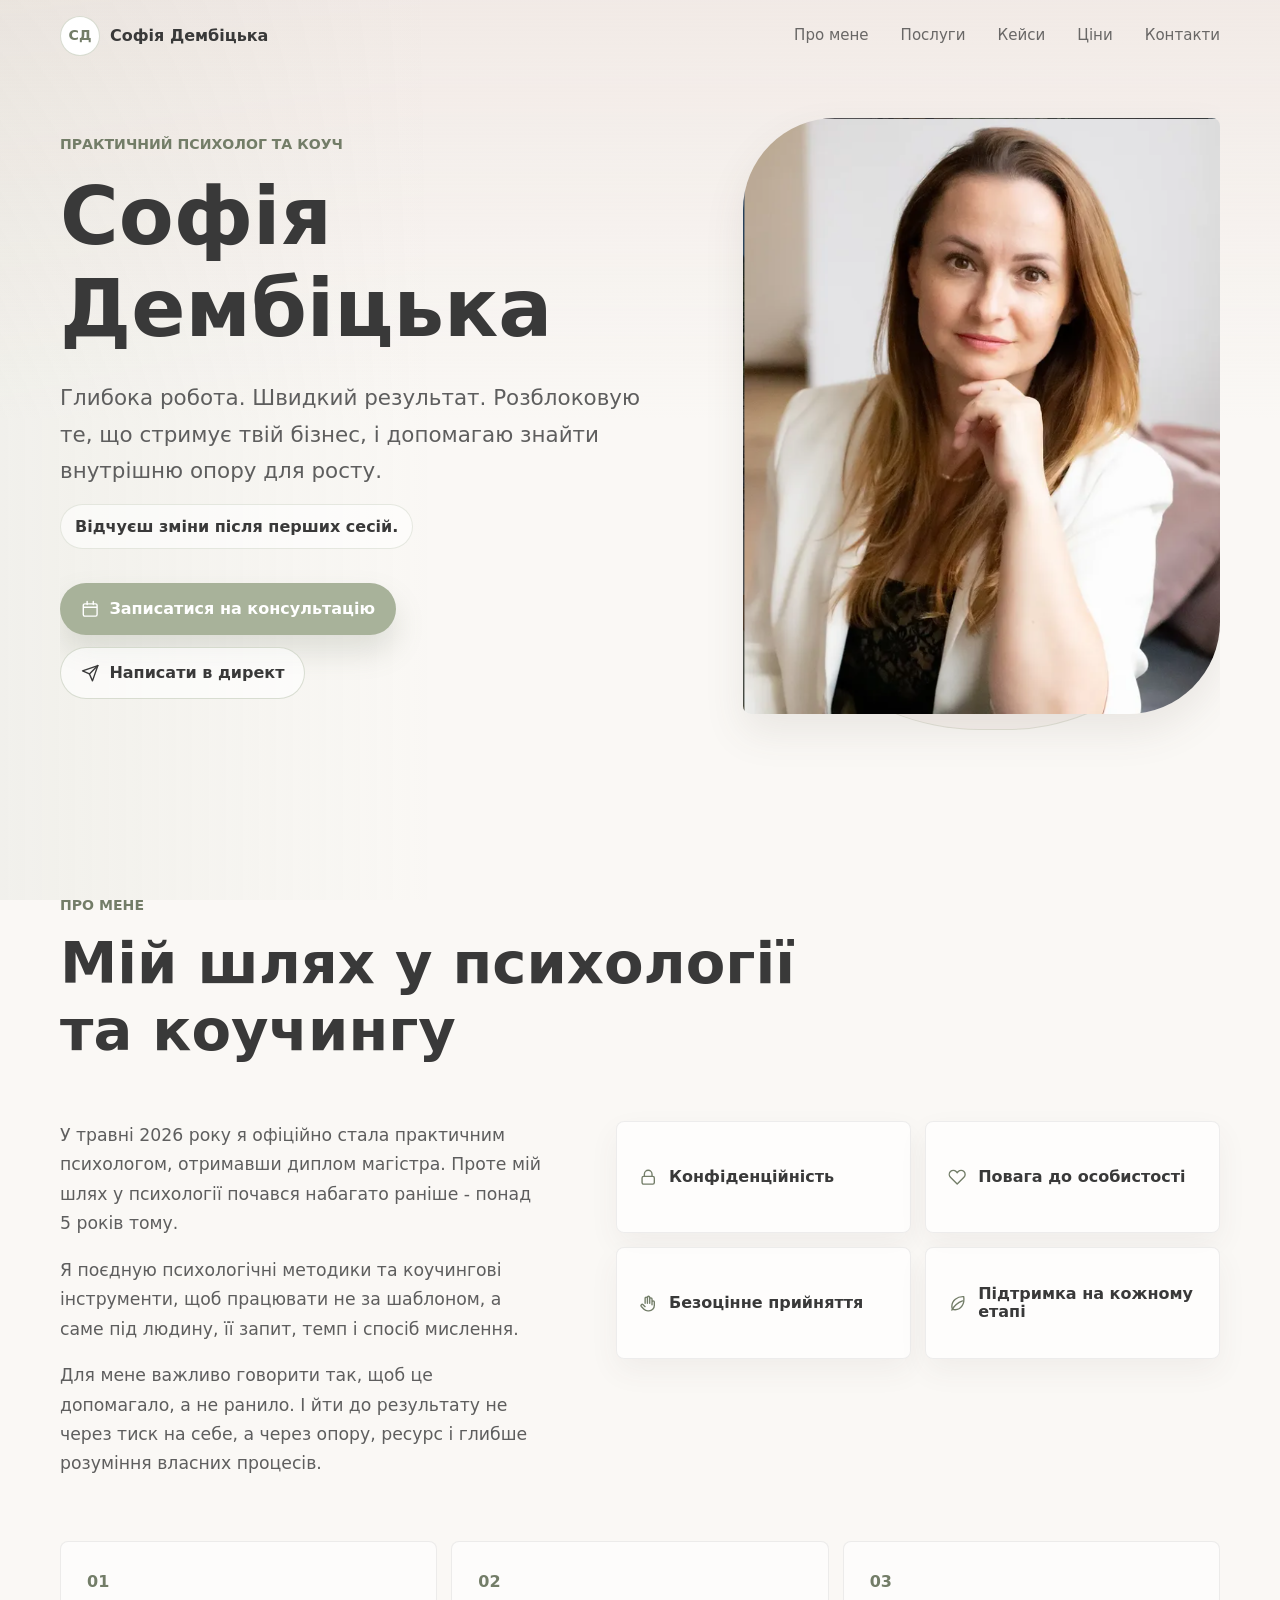
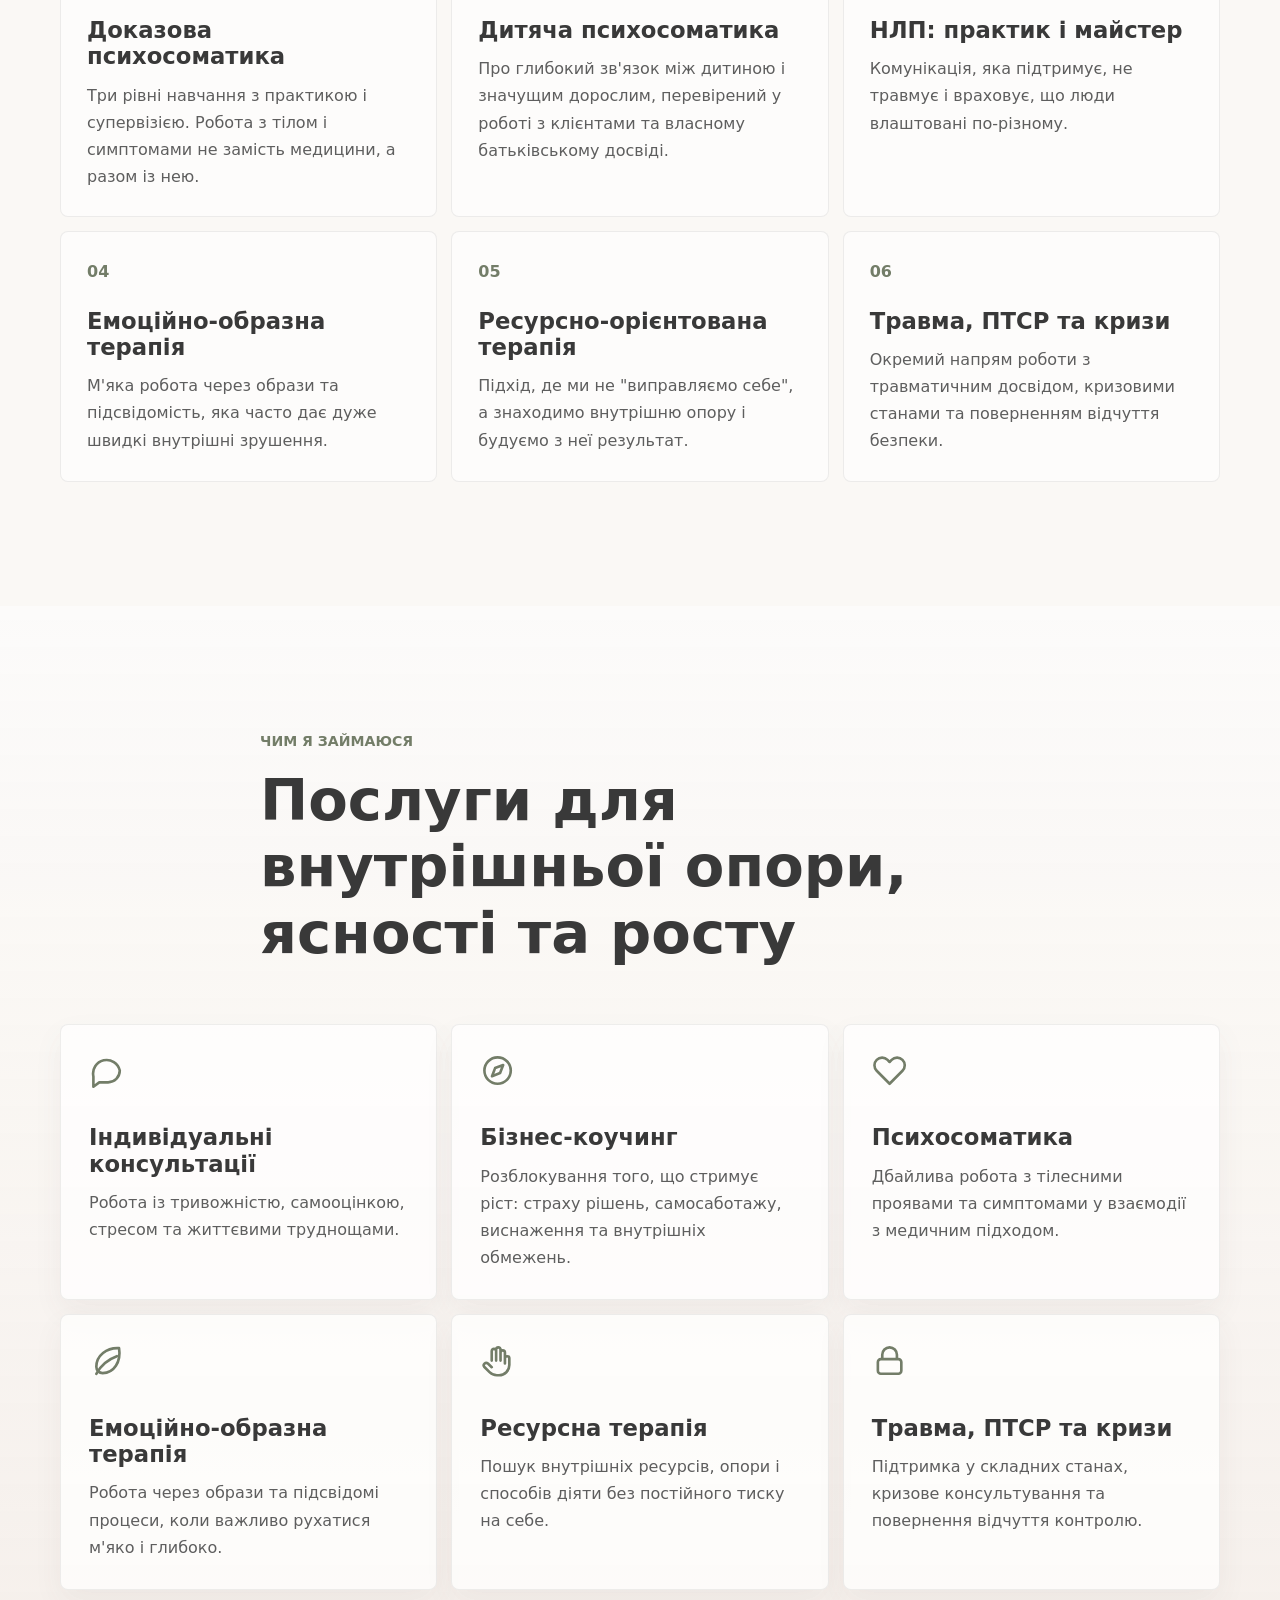
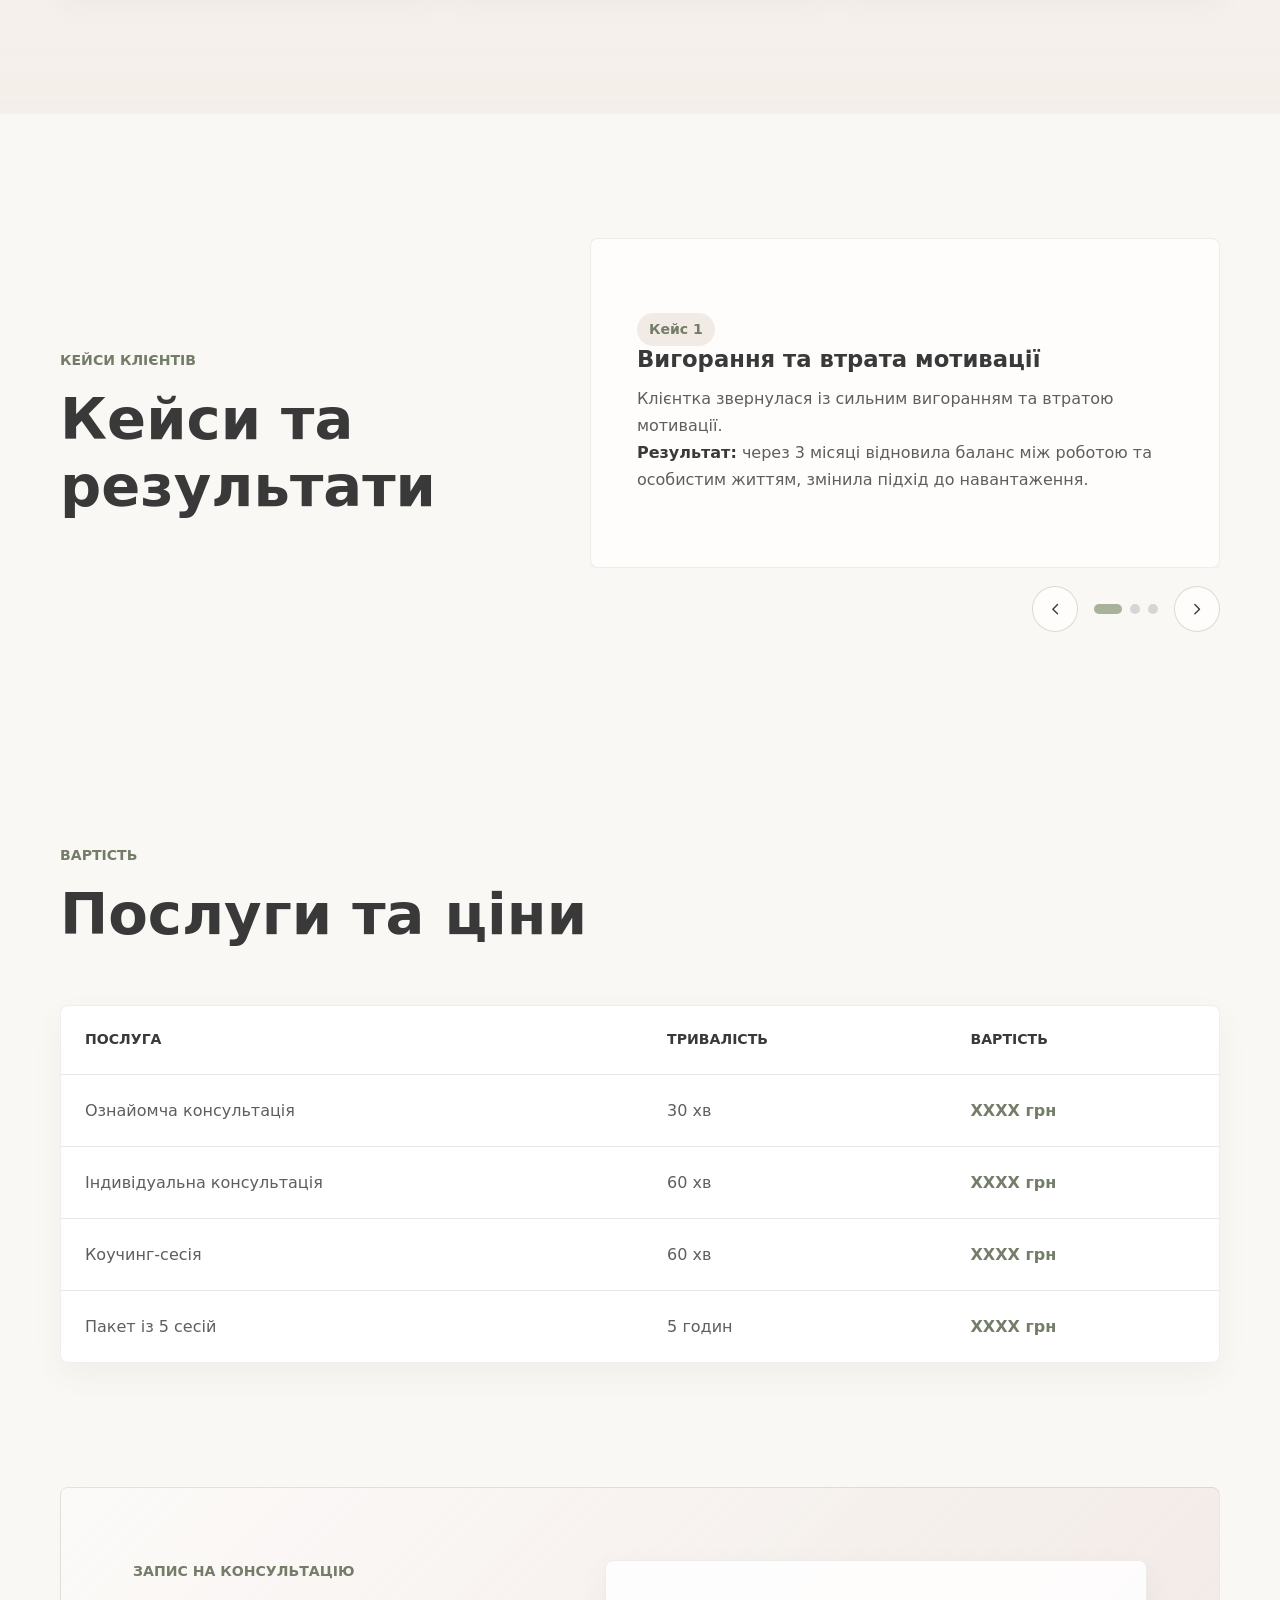
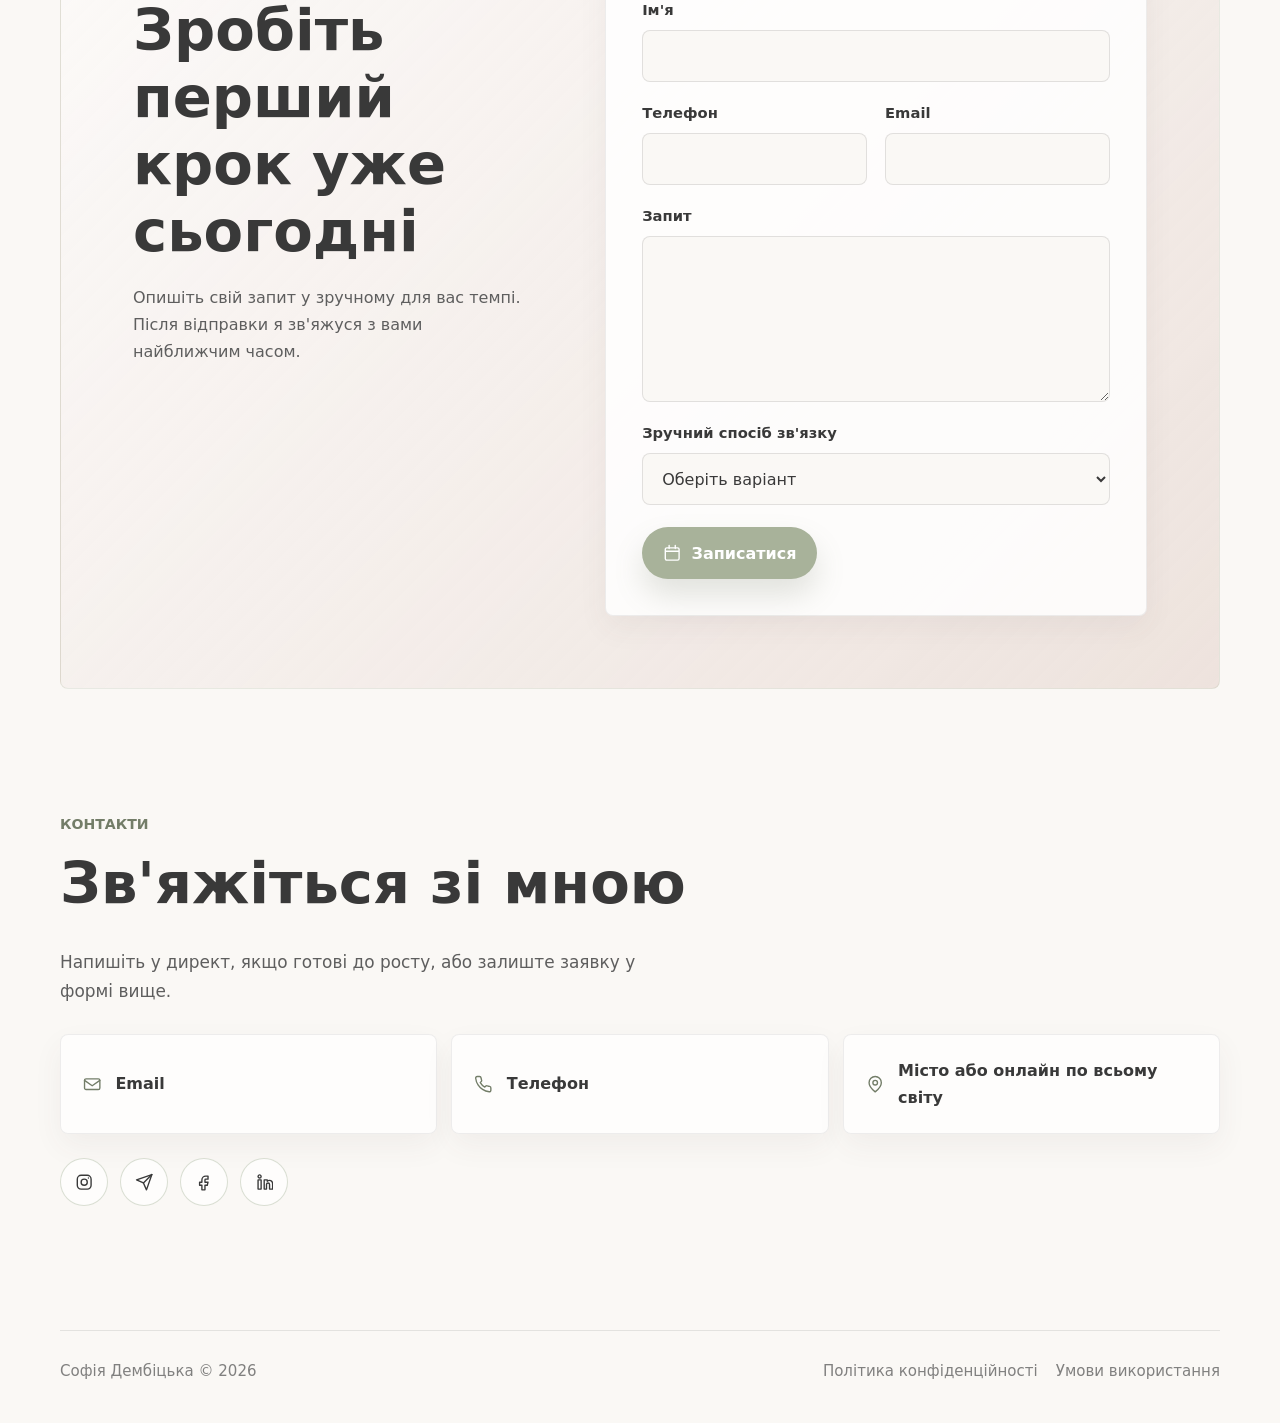
<file: index.html>
<!doctype html>
<html lang="uk">
  <head>
    <meta charset="utf-8" />
    <meta name="viewport" content="width=device-width, initial-scale=1" />
    <meta
      name="description"
      content="Софія Дембіцька - психолог та коуч. Індивідуальні консультації, коучинг, робота зі стосунками та особистісний розвиток."
    />
    <title>Софія Дембіцька | Психолог та коуч</title>
    <link rel="stylesheet" href="styles.css" />
  </head>
  <body>
    <svg class="sprite" aria-hidden="true">
      <symbol id="icon-calendar" viewBox="0 0 24 24">
        <path d="M8 2v4M16 2v4M3.5 9.5h17M5 5h14a2 2 0 0 1 2 2v12a2 2 0 0 1-2 2H5a2 2 0 0 1-2-2V7a2 2 0 0 1 2-2Z" />
      </symbol>
      <symbol id="icon-arrow" viewBox="0 0 24 24">
        <path d="M5 12h14M13 6l6 6-6 6" />
      </symbol>
      <symbol id="icon-chevron" viewBox="0 0 24 24">
        <path d="m9 18 6-6-6-6" />
      </symbol>
      <symbol id="icon-lock" viewBox="0 0 24 24">
        <path d="M7 11V8a5 5 0 0 1 10 0v3M6 11h12a2 2 0 0 1 2 2v6a2 2 0 0 1-2 2H6a2 2 0 0 1-2-2v-6a2 2 0 0 1 2-2Z" />
      </symbol>
      <symbol id="icon-heart" viewBox="0 0 24 24">
        <path d="M20.8 4.7a5.2 5.2 0 0 0-7.4 0L12 6.1l-1.4-1.4a5.2 5.2 0 0 0-7.4 7.4L12 21l8.8-8.9a5.2 5.2 0 0 0 0-7.4Z" />
      </symbol>
      <symbol id="icon-hand" viewBox="0 0 24 24">
        <path d="M8 12V5.5a1.5 1.5 0 0 1 3 0V12M11 11V4.5a1.5 1.5 0 0 1 3 0V12M14 11V6.5a1.5 1.5 0 0 1 3 0V14M17 10.5a1.5 1.5 0 0 1 3 0V15a7 7 0 0 1-7 7h-1.5a7 7 0 0 1-5-2.1L3 16.4a1.7 1.7 0 0 1 2.4-2.4L8 16.5" />
      </symbol>
      <symbol id="icon-leaf" viewBox="0 0 24 24">
        <path d="M20.5 3.5C12 3 5 8.5 5 16.2c0 2.4 1.9 4.3 4.3 4.3C17 20.5 22 12.9 20.5 3.5Z" />
        <path d="M5 21c3.4-6.4 8.2-9.9 14-12" />
      </symbol>
      <symbol id="icon-compass" viewBox="0 0 24 24">
        <circle cx="12" cy="12" r="9" />
        <path d="m15.8 8.2-2.1 5.5-5.5 2.1 2.1-5.5 5.5-2.1Z" />
      </symbol>
      <symbol id="icon-message" viewBox="0 0 24 24">
        <path d="M21 12a8 8 0 0 1-8 8H7l-4 3v-7a8 8 0 1 1 18-4Z" />
      </symbol>
      <symbol id="icon-mail" viewBox="0 0 24 24">
        <path d="M4 5h16a2 2 0 0 1 2 2v10a2 2 0 0 1-2 2H4a2 2 0 0 1-2-2V7a2 2 0 0 1 2-2Z" />
        <path d="m22 7-10 7L2 7" />
      </symbol>
      <symbol id="icon-phone" viewBox="0 0 24 24">
        <path d="M22 16.9v3a2 2 0 0 1-2.2 2 19.7 19.7 0 0 1-8.6-3.1 19.2 19.2 0 0 1-5.9-5.9A19.7 19.7 0 0 1 2.2 4.2 2 2 0 0 1 4.2 2h3a2 2 0 0 1 2 1.7c.1 1 .4 1.9.7 2.8a2 2 0 0 1-.4 2.1L8.2 9.9a16 16 0 0 0 5.9 5.9l1.3-1.3a2 2 0 0 1 2.1-.4c.9.3 1.8.6 2.8.7A2 2 0 0 1 22 16.9Z" />
      </symbol>
      <symbol id="icon-map" viewBox="0 0 24 24">
        <path d="M20 10c0 5.5-8 12-8 12S4 15.5 4 10a8 8 0 1 1 16 0Z" />
        <circle cx="12" cy="10" r="3" />
      </symbol>
      <symbol id="icon-instagram" viewBox="0 0 24 24">
        <rect x="3" y="3" width="18" height="18" rx="5" />
        <circle cx="12" cy="12" r="4" />
        <path d="M17.5 6.5h.01" />
      </symbol>
      <symbol id="icon-send" viewBox="0 0 24 24">
        <path d="m22 2-7 20-4-9-9-4 20-7Z" />
        <path d="M22 2 11 13" />
      </symbol>
      <symbol id="icon-facebook" viewBox="0 0 24 24">
        <path d="M14 8h3V4h-3a5 5 0 0 0-5 5v3H6v4h3v6h4v-6h3l1-4h-4V9a1 1 0 0 1 1-1Z" />
      </symbol>
      <symbol id="icon-linkedin" viewBox="0 0 24 24">
        <path d="M4 9h4v12H4zM6 6.5a2 2 0 1 0 0-4 2 2 0 0 0 0 4ZM12 9h4v1.8A4.2 4.2 0 0 1 23 14v7h-4v-6a2 2 0 0 0-4 0v6h-3Z" />
      </symbol>
    </svg>

    <header class="site-header" data-header>
      <a class="brand" href="#home" aria-label="На головну">
        <span class="brand-mark">СД</span>
        <span>Софія Дембіцька</span>
      </a>
      <nav class="main-nav" aria-label="Головна навігація">
        <a href="#about">Про мене</a>
        <a href="#services">Послуги</a>
        <a href="#cases">Кейси</a>
        <a href="#pricing">Ціни</a>
        <a href="#contact">Контакти</a>
      </nav>
    </header>

    <main id="home">
      <section class="hero">
        <div class="hero-copy">
          <p class="eyebrow">Практичний психолог та коуч</p>
          <h1>Софія Дембіцька</h1>
          <p class="hero-lead">
            Глибока робота. Швидкий результат. Розблоковую те, що стримує твій бізнес, і допомагаю знайти внутрішню опору для росту.
          </p>
          <p class="hero-note">Відчуєш зміни після перших сесій.</p>
          <div class="hero-actions" aria-label="Основні дії">
            <a class="button button-primary" href="#booking">
              <svg class="icon"><use href="#icon-calendar" /></svg>
              <span>Записатися на консультацію</span>
            </a>
            <a class="button button-secondary" href="#contact">
              <svg class="icon"><use href="#icon-send" /></svg>
              <span>Написати в директ</span>
            </a>
          </div>
        </div>
        <div class="hero-visual" aria-label="Портрет Софії Дембіцької">
          <img src="assets/sofia-dembitska-photo.png" alt="Софія Дембіцька, психолог та коуч" />
        </div>
      </section>

      <section class="section about-section reveal" id="about">
        <div class="section-heading">
          <p class="eyebrow">Про мене</p>
          <h2>Мій шлях у психології та коучингу</h2>
        </div>
        <div class="about-grid">
          <div class="about-copy">
            <p>
              У травні 2026 року я офіційно стала практичним психологом, отримавши диплом магістра. Проте мій шлях у психології почався набагато раніше - понад 5 років тому.
            </p>
            <p>
              Я поєдную психологічні методики та коучингові інструменти, щоб працювати не за шаблоном, а саме під людину, її запит, темп і спосіб мислення.
            </p>
            <p>
              Для мене важливо говорити так, щоб це допомагало, а не ранило. І йти до результату не через тиск на себе, а через опору, ресурс і глибше розуміння власних процесів.
            </p>
          </div>
          <div class="values" aria-label="Цінності">
            <article class="value-card">
              <svg class="icon"><use href="#icon-lock" /></svg>
              <h3>Конфіденційність</h3>
            </article>
            <article class="value-card">
              <svg class="icon"><use href="#icon-heart" /></svg>
              <h3>Повага до особистості</h3>
            </article>
            <article class="value-card">
              <svg class="icon"><use href="#icon-hand" /></svg>
              <h3>Безоцінне прийняття</h3>
            </article>
            <article class="value-card">
              <svg class="icon"><use href="#icon-leaf" /></svg>
              <h3>Підтримка на кожному етапі</h3>
            </article>
          </div>
        </div>
        <div class="education-path" aria-label="Професійний шлях">
          <article class="path-card">
            <span>01</span>
            <h3>Доказова психосоматика</h3>
            <p>Три рівні навчання з практикою і супервізією. Робота з тілом і симптомами не замість медицини, а разом із нею.</p>
          </article>
          <article class="path-card">
            <span>02</span>
            <h3>Дитяча психосоматика</h3>
            <p>Про глибокий зв'язок між дитиною і значущим дорослим, перевірений у роботі з клієнтами та власному батьківському досвіді.</p>
          </article>
          <article class="path-card">
            <span>03</span>
            <h3>НЛП: практик і майстер</h3>
            <p>Комунікація, яка підтримує, не травмує і враховує, що люди влаштовані по-різному.</p>
          </article>
          <article class="path-card">
            <span>04</span>
            <h3>Емоційно-образна терапія</h3>
            <p>М'яка робота через образи та підсвідомість, яка часто дає дуже швидкі внутрішні зрушення.</p>
          </article>
          <article class="path-card">
            <span>05</span>
            <h3>Ресурсно-орієнтована терапія</h3>
            <p>Підхід, де ми не "виправляємо себе", а знаходимо внутрішню опору і будуємо з неї результат.</p>
          </article>
          <article class="path-card">
            <span>06</span>
            <h3>Травма, ПТСР та кризи</h3>
            <p>Окремий напрям роботи з травматичним досвідом, кризовими станами та поверненням відчуття безпеки.</p>
          </article>
        </div>
      </section>

      <section class="section services-section reveal" id="services">
        <div class="section-heading">
          <p class="eyebrow">Чим я займаюся</p>
          <h2>Послуги для внутрішньої опори, ясності та росту</h2>
        </div>
        <div class="services-grid">
          <article class="service-card">
            <svg class="icon service-icon"><use href="#icon-message" /></svg>
            <h3>Індивідуальні консультації</h3>
            <p>Робота із тривожністю, самооцінкою, стресом та життєвими труднощами.</p>
          </article>
          <article class="service-card">
            <svg class="icon service-icon"><use href="#icon-compass" /></svg>
            <h3>Бізнес-коучинг</h3>
            <p>Розблокування того, що стримує ріст: страху рішень, самосаботажу, виснаження та внутрішніх обмежень.</p>
          </article>
          <article class="service-card">
            <svg class="icon service-icon"><use href="#icon-heart" /></svg>
            <h3>Психосоматика</h3>
            <p>Дбайлива робота з тілесними проявами та симптомами у взаємодії з медичним підходом.</p>
          </article>
          <article class="service-card">
            <svg class="icon service-icon"><use href="#icon-leaf" /></svg>
            <h3>Емоційно-образна терапія</h3>
            <p>Робота через образи та підсвідомі процеси, коли важливо рухатися м'яко і глибоко.</p>
          </article>
          <article class="service-card">
            <svg class="icon service-icon"><use href="#icon-hand" /></svg>
            <h3>Ресурсна терапія</h3>
            <p>Пошук внутрішніх ресурсів, опори і способів діяти без постійного тиску на себе.</p>
          </article>
          <article class="service-card">
            <svg class="icon service-icon"><use href="#icon-lock" /></svg>
            <h3>Травма, ПТСР та кризи</h3>
            <p>Підтримка у складних станах, кризове консультування та повернення відчуття контролю.</p>
          </article>
        </div>
      </section>

      <section class="section cases-section reveal" id="cases">
        <div class="section-heading">
          <p class="eyebrow">Кейси клієнтів</p>
          <h2>Кейси та результати</h2>
        </div>
        <div class="case-slider" data-slider>
          <div class="case-slides" aria-live="polite">
            <article class="case-card is-active" data-slide>
              <p class="case-number">Кейс 1</p>
              <h3>Вигорання та втрата мотивації</h3>
              <p>Клієнтка звернулася із сильним вигоранням та втратою мотивації.</p>
              <p><strong>Результат:</strong> через 3 місяці відновила баланс між роботою та особистим життям, змінила підхід до навантаження.</p>
            </article>
            <article class="case-card" data-slide>
              <p class="case-number">Кейс 2</p>
              <h3>Низька самооцінка та страх рішень</h3>
              <p>Проблема низької самооцінки та страху приймати рішення.</p>
              <p><strong>Результат:</strong> впевненість у власних діях та нова професійна реалізація.</p>
            </article>
            <article class="case-card" data-slide>
              <p class="case-number">Кейс 3</p>
              <h3>Тривожність та емоційна нестабільність</h3>
              <p>Постійна тривожність та емоційна нестабільність.</p>
              <p><strong>Результат:</strong> сформовані навички саморегуляції та відчуття контролю над життям.</p>
            </article>
          </div>
          <div class="slider-controls">
            <button class="icon-button" type="button" data-prev aria-label="Попередній кейс">
              <svg class="icon icon-rotate"><use href="#icon-chevron" /></svg>
            </button>
            <div class="slider-dots" role="tablist" aria-label="Перемикач кейсів">
              <button class="dot is-active" type="button" data-dot="0" aria-label="Показати кейс 1"></button>
              <button class="dot" type="button" data-dot="1" aria-label="Показати кейс 2"></button>
              <button class="dot" type="button" data-dot="2" aria-label="Показати кейс 3"></button>
            </div>
            <button class="icon-button" type="button" data-next aria-label="Наступний кейс">
              <svg class="icon"><use href="#icon-chevron" /></svg>
            </button>
          </div>
        </div>
      </section>

      <section class="section pricing-section reveal" id="pricing">
        <div class="section-heading">
          <p class="eyebrow">Вартість</p>
          <h2>Послуги та ціни</h2>
        </div>
        <div class="price-table-wrap">
          <table class="price-table">
            <thead>
              <tr>
                <th scope="col">Послуга</th>
                <th scope="col">Тривалість</th>
                <th scope="col">Вартість</th>
              </tr>
            </thead>
            <tbody>
              <tr>
                <td>Ознайомча консультація</td>
                <td>30 хв</td>
                <td>XXXX грн</td>
              </tr>
              <tr>
                <td>Індивідуальна консультація</td>
                <td>60 хв</td>
                <td>XXXX грн</td>
              </tr>
              <tr>
                <td>Коучинг-сесія</td>
                <td>60 хв</td>
                <td>XXXX грн</td>
              </tr>
              <tr>
                <td>Пакет із 5 сесій</td>
                <td>5 годин</td>
                <td>XXXX грн</td>
              </tr>
            </tbody>
          </table>
        </div>
      </section>

      <section class="booking-section reveal" id="booking">
        <div class="booking-copy">
          <p class="eyebrow">Запис на консультацію</p>
          <h2>Зробіть перший крок уже сьогодні</h2>
          <p>
            Опишіть свій запит у зручному для вас темпі. Після відправки я зв'яжуся з вами найближчим часом.
          </p>
        </div>
        <form class="booking-form" data-form>
          <label>
            <span>Ім'я</span>
            <input type="text" name="name" autocomplete="name" required />
          </label>
          <div class="form-row">
            <label>
              <span>Телефон</span>
              <input type="tel" name="phone" autocomplete="tel" required />
            </label>
            <label>
              <span>Email</span>
              <input type="email" name="email" autocomplete="email" required />
            </label>
          </div>
          <label>
            <span>Запит</span>
            <textarea name="request" rows="5" required></textarea>
          </label>
          <label>
            <span>Зручний спосіб зв'язку</span>
            <select name="contactMethod" required>
              <option value="" selected disabled>Оберіть варіант</option>
              <option>Телефон</option>
              <option>Email</option>
              <option>Telegram</option>
            </select>
          </label>
          <button class="button button-primary form-button" type="submit">
            <svg class="icon"><use href="#icon-calendar" /></svg>
            <span>Записатися</span>
          </button>
          <p class="form-message" data-form-message role="status">
            Дякую за звернення. Я зв'яжуся з вами найближчим часом.
          </p>
        </form>
      </section>

      <section class="section contact-section reveal" id="contact">
        <div class="section-heading">
          <p class="eyebrow">Контакти</p>
          <h2>Зв'яжіться зі мною</h2>
        </div>
        <p class="contact-lead">Напишіть у директ, якщо готові до росту, або залиште заявку у формі вище.</p>
        <div class="contact-grid">
          <a class="contact-item" href="mailto:hello@example.com">
            <svg class="icon"><use href="#icon-mail" /></svg>
            <span>Email</span>
          </a>
          <a class="contact-item" href="tel:+380000000000">
            <svg class="icon"><use href="#icon-phone" /></svg>
            <span>Телефон</span>
          </a>
          <div class="contact-item">
            <svg class="icon"><use href="#icon-map" /></svg>
            <span>Місто або онлайн по всьому світу</span>
          </div>
        </div>
        <div class="socials" aria-label="Соціальні мережі">
          <a class="social-link" href="#" aria-label="Instagram">
            <svg class="icon"><use href="#icon-instagram" /></svg>
          </a>
          <a class="social-link" href="#" aria-label="Telegram">
            <svg class="icon"><use href="#icon-send" /></svg>
          </a>
          <a class="social-link" href="#" aria-label="Facebook">
            <svg class="icon"><use href="#icon-facebook" /></svg>
          </a>
          <a class="social-link" href="#" aria-label="LinkedIn">
            <svg class="icon"><use href="#icon-linkedin" /></svg>
          </a>
        </div>
      </section>
    </main>

    <footer class="site-footer">
      <p>Софія Дембіцька © 2026</p>
      <div class="footer-links">
        <a href="#">Політика конфіденційності</a>
        <a href="#">Умови використання</a>
      </div>
    </footer>

    <script src="script.js"></script>
  </body>
</html>
</file>
<file: styles.css>
:root {
  --milk: #faf8f5;
  --beige: #f2eae4;
  --rose: #e8dad5;
  --text: #5e5e5e;
  --heading: #393939;
  --olive: #a8b29a;
  --olive-dark: #737d68;
  --white: #ffffff;
  --line: rgba(94, 94, 94, 0.14);
  --shadow: 0 18px 40px rgba(84, 75, 68, 0.1);
  --max-width: 1160px;
}

* {
  box-sizing: border-box;
}

html {
  scroll-behavior: smooth;
}

body {
  margin: 0;
  background: var(--milk);
  color: var(--text);
  font-family: "Segoe UI", system-ui, -apple-system, BlinkMacSystemFont, sans-serif;
  font-size: 16px;
  line-height: 1.7;
  letter-spacing: 0;
}

body::before {
  position: fixed;
  inset: 0;
  z-index: -1;
  pointer-events: none;
  content: "";
  background:
    linear-gradient(90deg, rgba(168, 178, 154, 0.1), transparent 34%),
    linear-gradient(180deg, rgba(232, 218, 213, 0.46), transparent 420px);
}

img {
  display: block;
  max-width: 100%;
}

a {
  color: inherit;
  text-decoration: none;
}

button,
input,
textarea,
select {
  font: inherit;
  letter-spacing: 0;
}

button {
  cursor: pointer;
}

:focus-visible {
  outline: 3px solid rgba(168, 178, 154, 0.7);
  outline-offset: 4px;
}

::selection {
  background: var(--rose);
  color: var(--heading);
}

.sprite {
  position: absolute;
  width: 0;
  height: 0;
  overflow: hidden;
}

.icon {
  width: 1.15rem;
  height: 1.15rem;
  flex: 0 0 auto;
  fill: none;
  stroke: currentColor;
  stroke-width: 1.8;
  stroke-linecap: round;
  stroke-linejoin: round;
}

.site-header {
  position: sticky;
  top: 0;
  z-index: 20;
  display: flex;
  align-items: center;
  justify-content: space-between;
  gap: 24px;
  width: min(100% - 40px, var(--max-width));
  min-height: 72px;
  margin: 0 auto;
  padding: 12px 0;
  color: var(--heading);
  transition: background 220ms ease, box-shadow 220ms ease, padding 220ms ease;
}

.site-header.is-scrolled {
  width: 100%;
  padding: 10px max(20px, calc((100vw - var(--max-width)) / 2));
  background: rgba(250, 248, 245, 0.9);
  box-shadow: 0 10px 28px rgba(73, 64, 58, 0.08);
  backdrop-filter: blur(16px);
}

.brand,
.main-nav,
.hero-actions,
.button,
.value-card,
.contact-item,
.socials,
.slider-controls {
  display: flex;
  align-items: center;
}

.brand {
  gap: 10px;
  min-width: max-content;
  font-weight: 650;
}

.brand-mark {
  display: grid;
  width: 40px;
  height: 40px;
  place-items: center;
  border: 1px solid rgba(168, 178, 154, 0.45);
  border-radius: 50%;
  background: var(--white);
  color: var(--olive-dark);
  font-size: 0.88rem;
}

.main-nav {
  gap: clamp(14px, 3vw, 32px);
  font-size: 0.94rem;
  color: rgba(57, 57, 57, 0.74);
}

.main-nav a {
  position: relative;
  padding: 8px 0;
}

.main-nav a::after {
  position: absolute;
  right: 0;
  bottom: 4px;
  left: 0;
  height: 1px;
  content: "";
  background: var(--olive);
  transform: scaleX(0);
  transform-origin: center;
  transition: transform 180ms ease;
}

.main-nav a:hover::after,
.main-nav a:focus-visible::after {
  transform: scaleX(1);
}

.hero {
  position: relative;
  display: grid;
  grid-template-columns: minmax(0, 0.92fr) minmax(320px, 0.74fr);
  gap: clamp(36px, 7vw, 92px);
  align-items: center;
  width: min(100% - 40px, var(--max-width));
  min-height: clamp(500px, 62vh, 620px);
  margin: 0 auto;
  padding: clamp(30px, 4vw, 46px) 0 clamp(42px, 5vw, 56px);
  overflow: hidden;
}

.hero::after {
  position: absolute;
  right: 0;
  bottom: 40px;
  z-index: -1;
  width: min(43vw, 470px);
  height: min(43vw, 470px);
  content: "";
  border: 1px solid rgba(168, 178, 154, 0.28);
  border-radius: 42% 58% 48% 52%;
  background: rgba(242, 234, 228, 0.55);
}

.hero-copy {
  max-width: 660px;
  animation: fade-up 700ms ease both;
}

.eyebrow {
  margin: 0 0 14px;
  color: var(--olive-dark);
  font-size: 0.88rem;
  font-weight: 700;
  letter-spacing: 0;
  text-transform: uppercase;
}

h1,
h2,
h3,
p {
  margin-top: 0;
}

h1,
h2,
h3 {
  color: var(--heading);
  line-height: 1.16;
  font-weight: 650;
}

h1 {
  max-width: 8.5em;
  margin-bottom: 24px;
  font-size: clamp(3.05rem, 6.4vw, 5rem);
}

h2 {
  margin-bottom: 0;
  font-size: clamp(2.15rem, 4.5vw, 4.1rem);
}

h3 {
  margin-bottom: 12px;
  font-size: clamp(1.16rem, 2vw, 1.42rem);
}

.hero-lead {
  max-width: 620px;
  margin-bottom: 14px;
  font-size: clamp(1.08rem, 2vw, 1.34rem);
}

.hero-note {
  width: fit-content;
  margin-bottom: 34px;
  padding: 8px 14px;
  border: 1px solid rgba(168, 178, 154, 0.28);
  border-radius: 999px;
  background: rgba(255, 255, 255, 0.58);
  color: var(--heading);
  font-weight: 650;
}

.hero-actions {
  gap: 12px;
  flex-wrap: wrap;
}

.button {
  justify-content: center;
  gap: 10px;
  min-height: 52px;
  padding: 13px 20px;
  border: 1px solid transparent;
  border-radius: 999px;
  font-weight: 650;
  line-height: 1.2;
  transition: transform 180ms ease, box-shadow 180ms ease, background 180ms ease, border-color 180ms ease;
}

.button:hover {
  transform: translateY(-2px);
}

.button-primary {
  background: var(--olive);
  color: var(--white);
  box-shadow: 0 16px 30px rgba(115, 125, 104, 0.2);
}

.button-primary:hover {
  background: var(--olive-dark);
}

.button-secondary {
  border-color: rgba(168, 178, 154, 0.42);
  background: rgba(255, 255, 255, 0.62);
  color: var(--heading);
}

.hero-visual {
  position: relative;
  display: flex;
  justify-content: center;
  align-items: center;
}

.hero-visual img {
  width: auto;
  max-width: 100%;
  max-height: 650px;
  height: auto;
  display: block;
  border-radius: 92px 8px 92px 8px;
  box-shadow: var(--shadow);
}
.section,
.booking-section {
  width: min(100% - 40px, var(--max-width));
  margin: 0 auto;
}

.section {
  padding: clamp(72px, 11vw, 124px) 0;
}

.section-heading {
  max-width: 760px;
  margin-bottom: clamp(32px, 5vw, 56px);
}

.about-grid {
  display: grid;
  grid-template-columns: minmax(0, 0.8fr) minmax(360px, 1fr);
  gap: clamp(32px, 6vw, 72px);
  align-items: start;
}

.about-copy {
  max-width: 640px;
  font-size: 1.08rem;
}

.about-copy p:last-child,
.booking-copy p:last-child {
  margin-bottom: 0;
}

.values,
.education-path,
.services-grid,
.contact-grid {
  display: grid;
  gap: 14px;
}

.values {
  grid-template-columns: repeat(2, minmax(0, 1fr));
}

.value-card,
.service-card,
.case-card,
.price-table-wrap,
.booking-form,
.contact-item {
  border: 1px solid rgba(94, 94, 94, 0.1);
  border-radius: 8px;
  background: rgba(255, 255, 255, 0.72);
  box-shadow: 0 12px 30px rgba(84, 75, 68, 0.06);
}

.value-card {
  gap: 12px;
  min-height: 112px;
  padding: 22px;
}

.value-card .icon {
  color: var(--olive-dark);
}

.value-card h3 {
  margin: 0;
  font-size: 1rem;
}

.education-path {
  grid-template-columns: repeat(3, minmax(0, 1fr));
  margin-top: clamp(32px, 6vw, 62px);
}

.path-card {
  min-height: 230px;
  padding: 26px;
  border: 1px solid rgba(94, 94, 94, 0.1);
  border-radius: 8px;
  background: rgba(255, 255, 255, 0.58);
}

.path-card span {
  display: inline-block;
  margin-bottom: 22px;
  color: var(--olive-dark);
  font-weight: 800;
}

.path-card p {
  margin-bottom: 0;
}

.services-section {
  width: 100%;
  max-width: none;
  padding-right: max(20px, calc((100vw - var(--max-width)) / 2));
  padding-left: max(20px, calc((100vw - var(--max-width)) / 2));
  background: linear-gradient(180deg, rgba(255, 255, 255, 0.46), rgba(242, 234, 228, 0.62));
}

.services-section .section-heading,
.services-grid {
  width: min(100%, var(--max-width));
  margin-right: auto;
  margin-left: auto;
}

.services-grid {
  grid-template-columns: repeat(3, minmax(0, 1fr));
}

.service-card {
  min-height: 250px;
  padding: 28px;
  transition: transform 180ms ease, box-shadow 180ms ease, border-color 180ms ease;
}

.service-card:hover {
  transform: translateY(-4px);
  border-color: rgba(168, 178, 154, 0.34);
  box-shadow: var(--shadow);
}

.service-icon {
  width: 2.2rem;
  height: 2.2rem;
  margin-bottom: 28px;
  color: var(--olive-dark);
}

.service-card p,
.case-card p {
  margin-bottom: 0;
}

.cases-section {
  display: grid;
  grid-template-columns: minmax(0, 0.62fr) minmax(420px, 0.88fr);
  gap: clamp(34px, 7vw, 86px);
  align-items: center;
}

.cases-section .section-heading {
  margin-bottom: 0;
}

.case-slider {
  position: relative;
}

.case-slides {
  position: relative;
  min-height: 330px;
  overflow: hidden;
}

.case-card {
  position: absolute;
  inset: 0;
  display: flex;
  flex-direction: column;
  justify-content: center;
  padding: clamp(28px, 4vw, 46px);
  opacity: 0;
  visibility: hidden;
  transform: translateX(18px);
  transition: opacity 260ms ease, transform 260ms ease, visibility 260ms ease;
}

.case-card.is-active {
  opacity: 1;
  visibility: visible;
  transform: translateX(0);
}

.case-number {
  width: fit-content;
  margin-bottom: 18px;
  padding: 5px 12px;
  border-radius: 999px;
  background: var(--beige);
  color: var(--olive-dark);
  font-size: 0.88rem;
  font-weight: 700;
}

.case-card strong {
  color: var(--heading);
}

.slider-controls {
  justify-content: flex-end;
  gap: 16px;
  margin-top: 18px;
}

.icon-button {
  display: grid;
  width: 46px;
  height: 46px;
  place-items: center;
  border: 1px solid rgba(168, 178, 154, 0.44);
  border-radius: 50%;
  background: rgba(255, 255, 255, 0.72);
  color: var(--heading);
  transition: background 180ms ease, transform 180ms ease;
}

.icon-button:hover {
  background: var(--olive);
  color: var(--white);
  transform: translateY(-2px);
}

.icon-rotate {
  transform: rotate(180deg);
}

.slider-dots {
  display: flex;
  align-items: center;
  gap: 8px;
}

.dot {
  width: 10px;
  height: 10px;
  padding: 0;
  border: 0;
  border-radius: 50%;
  background: rgba(94, 94, 94, 0.22);
}

.dot.is-active {
  width: 28px;
  border-radius: 999px;
  background: var(--olive);
}

.pricing-section {
  padding-top: clamp(40px, 7vw, 88px);
}

.price-table-wrap {
  overflow-x: auto;
  background: var(--white);
}

.price-table {
  width: 100%;
  min-width: 680px;
  border-collapse: collapse;
}

.price-table th,
.price-table td {
  padding: 22px 24px;
  border-bottom: 1px solid var(--line);
  text-align: left;
}

.price-table th {
  color: var(--heading);
  font-size: 0.88rem;
  text-transform: uppercase;
}

.price-table tr:last-child td {
  border-bottom: 0;
}

.price-table td:last-child {
  color: var(--olive-dark);
  font-weight: 700;
}

.booking-section {
  display: grid;
  grid-template-columns: minmax(0, 0.72fr) minmax(420px, 1fr);
  gap: clamp(34px, 7vw, 82px);
  align-items: start;
  margin-bottom: clamp(72px, 10vw, 124px);
  padding: clamp(38px, 6vw, 72px);
  border: 1px solid rgba(168, 178, 154, 0.24);
  border-radius: 8px;
  background:
    linear-gradient(135deg, rgba(255, 255, 255, 0.78), rgba(232, 218, 213, 0.44)),
    var(--beige);
}

.booking-copy {
  position: sticky;
  top: 108px;
}

.booking-copy h2 {
  margin-bottom: 18px;
}

.booking-form {
  display: grid;
  gap: 18px;
  padding: clamp(24px, 4vw, 36px);
  background: rgba(255, 255, 255, 0.84);
}

.form-row {
  display: grid;
  grid-template-columns: repeat(2, minmax(0, 1fr));
  gap: 18px;
}

label {
  display: grid;
  gap: 8px;
}

label span {
  color: var(--heading);
  font-size: 0.92rem;
  font-weight: 650;
}

input,
textarea,
select {
  width: 100%;
  border: 1px solid rgba(94, 94, 94, 0.16);
  border-radius: 8px;
  background: var(--milk);
  color: var(--heading);
  transition: border-color 160ms ease, background 160ms ease, box-shadow 160ms ease;
}

input,
select {
  min-height: 52px;
  padding: 0 15px;
}

textarea {
  min-height: 132px;
  resize: vertical;
  padding: 14px 15px;
}

input:focus,
textarea:focus,
select:focus {
  border-color: var(--olive);
  background: var(--white);
  box-shadow: 0 0 0 4px rgba(168, 178, 154, 0.16);
  outline: none;
}

.form-button {
  width: fit-content;
  margin-top: 4px;
}

.form-message {
  display: none;
  margin: 0;
  padding: 14px 16px;
  border: 1px solid rgba(168, 178, 154, 0.38);
  border-radius: 8px;
  background: rgba(168, 178, 154, 0.16);
  color: var(--heading);
  font-weight: 600;
}

.form-message.is-visible {
  display: block;
}

.contact-section {
  padding-top: 0;
}

.contact-lead {
  max-width: 580px;
  margin-top: -26px;
  margin-bottom: 28px;
  font-size: 1.06rem;
}

.contact-grid {
  grid-template-columns: repeat(3, minmax(0, 1fr));
  margin-bottom: 24px;
}

.contact-item {
  gap: 14px;
  min-height: 88px;
  padding: 22px;
  color: var(--heading);
  font-weight: 650;
}

.contact-item .icon {
  color: var(--olive-dark);
}

.socials {
  gap: 12px;
}

.social-link {
  display: grid;
  width: 48px;
  height: 48px;
  place-items: center;
  border: 1px solid rgba(168, 178, 154, 0.42);
  border-radius: 50%;
  background: rgba(255, 255, 255, 0.72);
  color: var(--heading);
  transition: background 180ms ease, color 180ms ease, transform 180ms ease;
}

.social-link:hover {
  background: var(--olive);
  color: var(--white);
  transform: translateY(-2px);
}

.site-footer {
  display: flex;
  justify-content: space-between;
  gap: 20px;
  width: min(100% - 40px, var(--max-width));
  margin: 0 auto;
  padding: 28px 0 38px;
  border-top: 1px solid var(--line);
  color: rgba(94, 94, 94, 0.78);
  font-size: 0.94rem;
}

.site-footer p {
  margin: 0;
}

.footer-links {
  display: flex;
  gap: 18px;
  flex-wrap: wrap;
}

.footer-links a:hover {
  color: var(--heading);
}

.reveal {
  opacity: 0;
  transform: translateY(22px);
  transition: opacity 620ms ease, transform 620ms ease;
}

.reveal.is-visible {
  opacity: 1;
  transform: translateY(0);
}

@keyframes fade-up {
  from {
    opacity: 0;
    transform: translateY(18px);
  }
  to {
    opacity: 1;
    transform: translateY(0);
  }
}

@keyframes fade-in {
  from {
    opacity: 0;
  }
  to {
    opacity: 1;
  }
}

@media (max-width: 1020px) {
  .hero,
  .about-grid,
  .cases-section,
  .booking-section {
    grid-template-columns: 1fr;
  }

  .hero {
    min-height: auto;
    padding-top: 36px;
  }

  .hero-copy {
    max-width: 760px;
  }

  .hero-visual {
    height: auto;
  }

  .hero-visual img {
    width: 100%;
    max-width: 420px;
    height: auto;
  }

  .education-path,
  .services-grid {
    grid-template-columns: repeat(2, minmax(0, 1fr));
  }

  .booking-copy {
    position: static;
  }
}

@media (max-width: 720px) {
  body {
    font-size: 15px;
  }

  .site-header,
  .section,
  .hero,
  .booking-section,
  .site-footer {
    width: min(100% - 28px, var(--max-width));
  }

  .site-header.is-scrolled {
    padding-right: 14px;
    padding-left: 14px;
  }

  .brand span:last-child {
    display: none;
  }

  .hero {
    gap: 18px;
    padding-top: 24px;
    padding-bottom: 28px;
  }

  h1 {
    max-width: 9em;
    font-size: clamp(2.45rem, 12.4vw, 3.2rem);
  }

  h2 {
    font-size: clamp(2rem, 10vw, 3rem);
  }

  .button {
    width: 100%;
    min-height: 54px;
  }

  .hero-lead {
    margin-bottom: 10px;
    font-size: 1.04rem;
  }

  .hero-note {
    margin-bottom: 22px;
    font-size: 0.95rem;
  }
  
.hero-visual {
  width: 100%;
  justify-content: center;
  align-items: center;
}

.hero-visual img {
  width: 100%;
  max-width: 360px;
  height: auto;
  display: block;
  margin: 0 auto;
  border-radius: 46px 8px 46px 8px;
}
  .values,
  .education-path,
  .services-grid,
  .contact-grid,
  .form-row {
    grid-template-columns: 1fr;
  }

  .service-card {
    min-height: auto;
  }

  .case-slides {
    min-height: 430px;
  }

  .slider-controls {
    justify-content: center;
  }

  .booking-section {
    padding: 28px 18px;
  }

  .form-button {
    width: 100%;
  }

  .site-footer {
    flex-direction: column;
  }
}

@media (max-width: 430px) {
  .case-slides {
    min-height: 490px;
  }

  .price-table {
    min-width: 590px;
  }
}

@media (prefers-reduced-motion: reduce) {
  *,
  *::before,
  *::after {
    scroll-behavior: auto !important;
    animation-duration: 0.01ms !important;
    animation-iteration-count: 1 !important;
    transition-duration: 0.01ms !important;
  }
}
</file>
